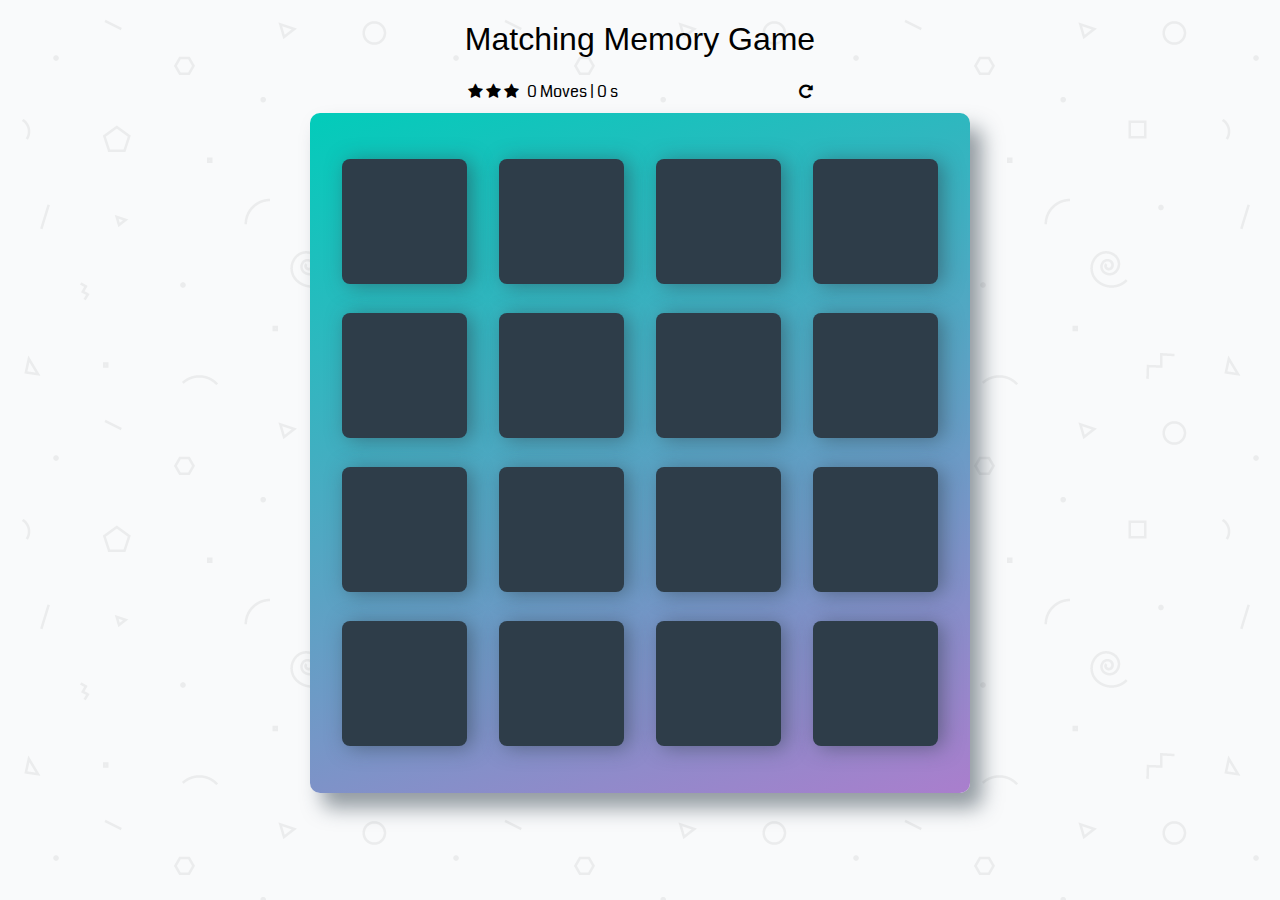
<file: index.html>
<!doctype html>
<html lang="en">
<head>
    <meta charset="utf-8">
    <title>Matching Game (Beta test)</title>
    <meta name="description" content="">
    <link rel="stylesheet prefetch" href="https://maxcdn.bootstrapcdn.com/font-awesome/4.6.1/css/font-awesome.min.css">
    <link rel="stylesheet prefetch" href="https://fonts.googleapis.com/css?family=Coda">
    <link rel="stylesheet" href="css/app.css">
</head>
<body>

    <div class="container">
        <header>
            <h1>Matching Memory Game</h1>
        </header>

        <section class="score-panel">
        	<ul class="stars">
        		<li><i class="fa fa-star"></i></li>
        		<li><i class="fa fa-star"></i></li>
        		<li><i class="fa fa-star"></i></li>
        	</ul>

        	<span class="moves">3</span> Moves | <span class="timer">0</span> s
            
            <div class="restart">
        		<i class="fa fa-repeat"></i>
        	</div>
        </section>

        <!-- <ul class="deck">
            <li class="card">
                <i class="fa fa-diamond"></i>
            </li>
            <li class="card">
                <i class="fa fa-paper-plane-o"></i>
            </li>
            <li class="card match">
                <i class="fa fa-anchor"></i>
            </li>
            <li class="card">
                <i class="fa fa-bolt"></i>
            </li>
            <li class="card">
                <i class="fa fa-cube"></i>
            </li>
            <li class="card match">
                <i class="fa fa-anchor"></i>
            </li>
            <li class="card">
                <i class="fa fa-leaf"></i>
            </li>
            <li class="card">
                <i class="fa fa-bicycle"></i>
            </li>
            <li class="card">
                <i class="fa fa-diamond"></i>
            </li>
            <li class="card">
                <i class="fa fa-bomb"></i>
            </li>
            <li class="card">
                <i class="fa fa-leaf"></i>
            </li>
            <li class="card">
                <i class="fa fa-bomb"></i>
            </li>
            <li class="card open show">
                <i class="fa fa-bolt"></i>
            </li>
            <li class="card">
                <i class="fa fa-bicycle"></i>
            </li>
            <li class="card">
                <i class="fa fa-paper-plane-o"></i>
            </li>
            <li class="card">
                <i class="fa fa-cube"></i>
            </li>
        </ul> -->
        <ul class="deck">

        </ul>
    </div>

    <script src="js/app.js"></script>
    
</body>
</html>
</file>
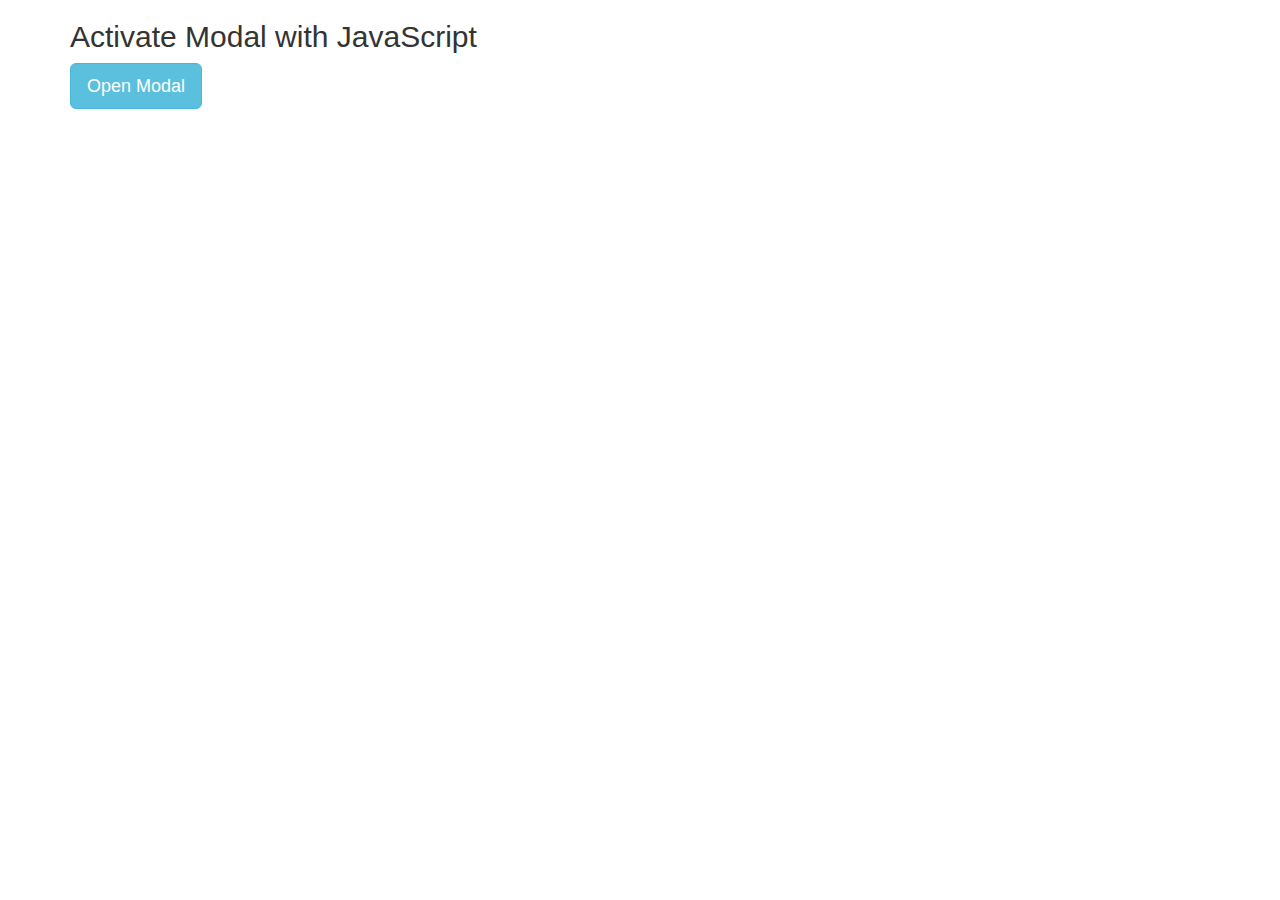
<file: modal.html>
<!DOCTYPE html>
<html lang="en">
<head>
  <title>Bootstrap Example</title>
  <meta charset="utf-8">
  <meta name="viewport" content="width=device-width, initial-scale=1">
  <link rel="stylesheet" href="https://maxcdn.bootstrapcdn.com/bootstrap/3.3.7/css/bootstrap.min.css">
  <script src="https://ajax.googleapis.com/ajax/libs/jquery/3.3.1/jquery.min.js"></script>
  <script src="https://maxcdn.bootstrapcdn.com/bootstrap/3.3.7/js/bootstrap.min.js"></script>
</head>
<body>

<div class="container">
  <h2>Activate Modal with JavaScript</h2>
  <!-- Trigger the modal with a button -->
  <button type="button" class="btn btn-info btn-lg" id="myBtn">Open Modal</button>

  <!-- Modal -->
  <div class="modal fade" id="myModal" role="dialog">
    <div class="modal-dialog">
    
      <!-- Modal content-->
      <div class="modal-content">
        <div class="modal-header">
          <button type="button" class="close" data-dismiss="modal">&times;</button>
          <h4 class="modal-title">Modal Header</h4>
        </div>
        <div class="modal-body">
          <p>Some text in the modal.</p>
        </div>
        <div class="modal-footer">
          <button type="button" class="btn btn-default" data-dismiss="modal">Close</button>
        </div>
      </div>
      
    </div>
  </div>
  
</div>

<script>
$(document).ready(function(){
    $("#myBtn").click(function(){
        $("#myModal").modal();
    });
});
</script>

</body>
</html>
</file>
<file: css/app.css>
html {
    box-sizing: border-box;
}

*,
*::before,
*::after {
    box-sizing: inherit;
}

html,
body {
    width: 100%;
    height: 100%;
    margin: 0;
    padding: 0;
}

body {
    background: #ffffff url('../img/geometry2.png'); /* Background pattern from Subtle Patterns */
    font-family: 'Coda', cursive;
}

.container {
    display: flex;
    justify-content: center;
    align-items: center;
    flex-direction: column;
}

h1 {
    font-family: 'Open Sans', sans-serif;
    font-weight: 300;
}

/*
 * Styles for the deck of cards
 */

.deck {
    width: 660px;
    min-height: 680px;
    background: linear-gradient(160deg, #02ccba 0%, #aa7ecd 100%);
    padding: 32px;
    border-radius: 10px;
    box-shadow: 12px 15px 20px 0 rgba(46, 61, 73, 0.5);
    display: flex;
    flex-wrap: wrap;
    justify-content: space-between;
    align-items: center;
    margin: 0 0 3em;
}

.deck .card {
    height: 125px;
    width: 125px;
    background: #2e3d49;
    font-size: 0;
    color: #ffffff;
    border-radius: 8px;
    cursor: pointer;
    display: flex;
    justify-content: center;
    align-items: center;
    box-shadow: 5px 2px 20px 0 rgba(46, 61, 73, 0.5);
}

.deck .card.open {
    transform: rotateY(0);
    background: #02b3e4;
    cursor: default;
}

.deck .card.show {
    font-size: 33px;
}

.deck .card.match {
    cursor: default;
    background: #02ccba;
    font-size: 33px;
}

.deck .card.disable{
    pointer-events: none;
}
/*
 * Styles for the Score Panel
 */

.score-panel {
    text-align: left;
    width: 345px;
    margin-bottom: 10px;
}

.score-panel .stars {
    margin: 0;
    padding: 0;
    display: inline-block;
    margin: 0 5px 0 0;
}

.score-panel .stars li {
    list-style: none;
    display: inline-block;
}

.score-panel .restart {
    float: right;
    cursor: pointer;
}
</file>
